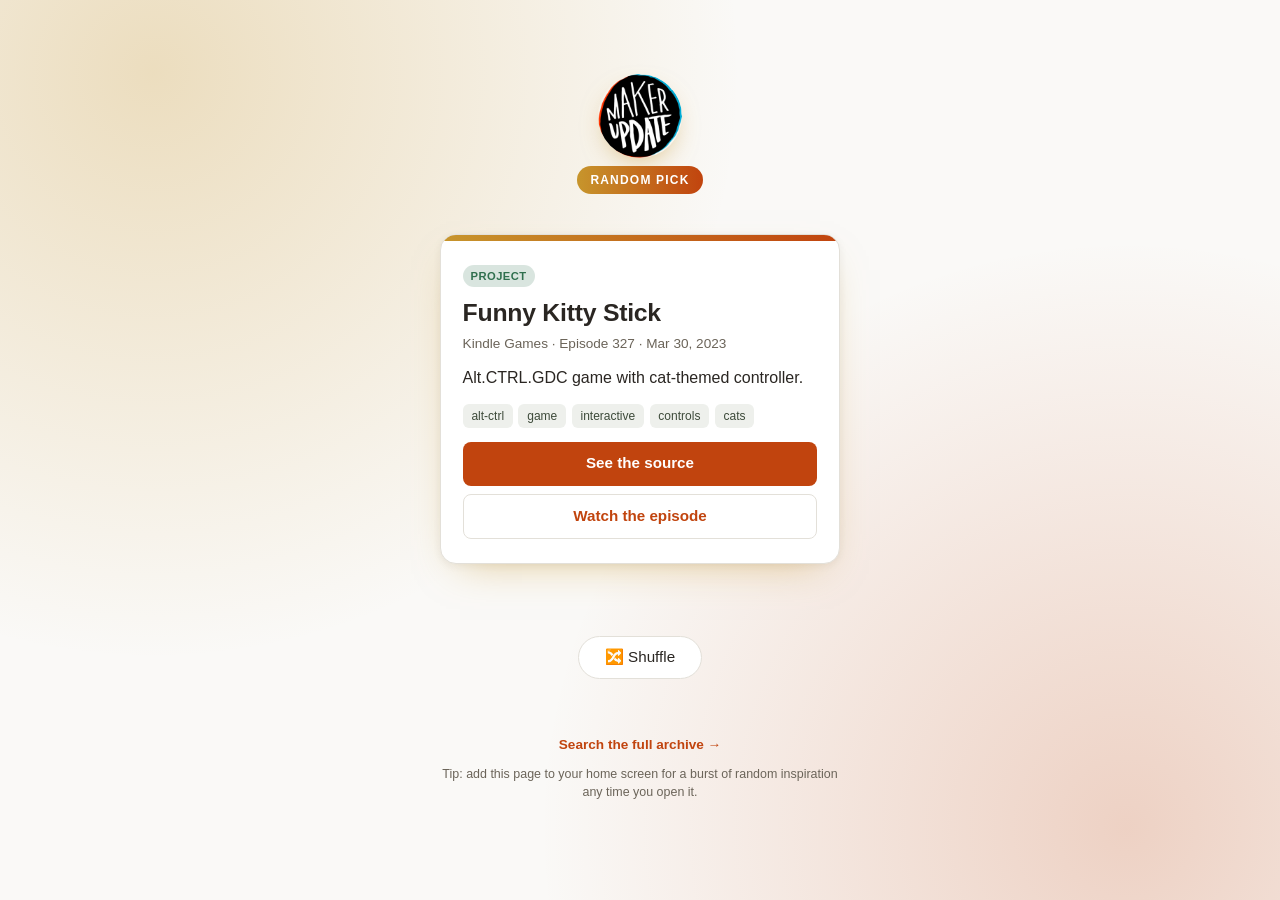
<file: docs/discover.html>
<!DOCTYPE html>
<html lang="en">
<head>
<meta charset="UTF-8">
<meta name="viewport" content="width=device-width, initial-scale=1.0, viewport-fit=cover">
<title>Maker Update: Random Pick</title>

<link rel="manifest" href="discover-manifest.json">
<meta name="theme-color" content="#c1440e">
<meta name="mobile-web-app-capable" content="yes">
<meta name="apple-mobile-web-app-capable" content="yes">
<meta name="apple-mobile-web-app-status-bar-style" content="default">
<meta name="apple-mobile-web-app-title" content="MU Random Pick">

<link rel="icon" type="image/png" sizes="32x32" href="favicon-32.png">
<link rel="apple-touch-icon" href="apple-touch-icon.png">
<link rel="stylesheet" href="style.css?v=3">
<link rel="stylesheet" href="discover.css?v=3">
</head>
<body class="discover-body">

<div class="discover-wrap">
  <header class="discover-header">
    <img src="mu-logo.png" alt="Maker Update" class="discover-logo">
    <p class="discover-kicker" id="pick-kicker">Today's pick</p>
  </header>

  <main id="discover-card-slot">
    <div class="discover-loading">Loading&hellip;</div>
  </main>

  <div class="discover-actions">
    <button id="shuffle-button" type="button">&#x1F500; Shuffle</button>
  </div>

  <footer class="discover-footer">
    <a href="index.html">Search the full archive &rarr;</a>
    <p class="discover-hint">Tip: add this page to your home screen for a burst of random inspiration any time you open it.</p>
  </footer>
</div>

<script src="discover.js?v=5"></script>
</body>
</html>
</file>
<file: docs/style.css>
:root {
  --bg: #faf9f7;
  --surface: #ffffff;
  --border: #e3e0d9;
  --text: #2a2622;
  --text-dim: #6b6459;
  --accent: #c1440e;
  --accent-soft: #f3e3d8;
  --tag-bg: #eef0ec;
  --tag-text: #3d4a3a;
  --project-color: #2f6f4e;
  --tip-color: #2a5d8f;
  --radius: 10px;
  --max-width: 900px;
}

@media (prefers-color-scheme: dark) {
  :root:not([data-theme="light"]) {
    --bg: #1c1a17;
    --surface: #26231f;
    --border: #3a352e;
    --text: #ece7de;
    --text-dim: #a49a8a;
    --accent: #e8763f;
    --accent-soft: #3a2a1f;
    --tag-bg: #2f332c;
    --tag-text: #c9d4c3;
    --project-color: #6fbf94;
    --tip-color: #7fb3e0;
  }
}
:root[data-theme="dark"] {
  --bg: #1c1a17;
  --surface: #26231f;
  --border: #3a352e;
  --text: #ece7de;
  --text-dim: #a49a8a;
  --accent: #e8763f;
  --accent-soft: #3a2a1f;
  --tag-bg: #2f332c;
  --tag-text: #c9d4c3;
  --project-color: #6fbf94;
  --tip-color: #7fb3e0;
}

* { box-sizing: border-box; }

body {
  margin: 0;
  background: var(--bg);
  color: var(--text);
  font-family: -apple-system, BlinkMacSystemFont, "Segoe UI", Roboto, Helvetica, Arial, sans-serif;
  line-height: 1.5;
}

.discover-breadcrumb {
  max-width: var(--max-width);
  margin: 0 auto;
  padding: 0.85rem 1.25rem 0;
}
.discover-breadcrumb a {
  display: inline-block;
  font-size: 0.85rem;
  font-weight: 600;
  color: var(--accent);
  text-decoration: none;
  background: var(--accent-soft);
  padding: 0.35rem 0.75rem;
  border-radius: 999px;
}
.discover-breadcrumb a:hover { text-decoration: underline; }

header {
  max-width: var(--max-width);
  margin: 0 auto;
  padding: 2.5rem 1.25rem 1rem;
  text-align: center;
}
header h1 { margin: 0 0 0.35rem; font-size: 1.9rem; letter-spacing: -0.01em; }
#title-reset {
  font: inherit;
  font-weight: 700;
  background: none;
  border: none;
  color: var(--text);
  cursor: pointer;
  padding: 0;
  display: inline-flex;
  align-items: center;
  gap: 0.6rem;
}
#title-reset:hover { color: var(--accent); }
.brand-logo {
  width: 44px;
  height: 44px;
  border-radius: 50%;
  flex-shrink: 0;
}
.tagline { margin: 0; color: var(--text-dim); font-size: 0.95rem; }

main {
  max-width: var(--max-width);
  margin: 0 auto;
  padding: 0 1.25rem 3rem;
}

.controls {
  position: sticky;
  top: 0;
  background: var(--bg);
  padding: 1rem 0;
  z-index: 5;
}

#search-box {
  width: 100%;
  font-size: 1.05rem;
  padding: 0.85rem 1rem;
  border: 1px solid var(--border);
  border-radius: var(--radius);
  background: var(--surface);
  color: var(--text);
}
#search-box:focus { outline: 2px solid var(--accent); outline-offset: 1px; }

.filter-row {
  display: flex;
  justify-content: space-between;
  align-items: center;
  gap: 0.75rem;
  margin-top: 0.75rem;
  flex-wrap: wrap;
}

.filter-group { display: flex; gap: 0.4rem; }

.filter-chip {
  border: 1px solid var(--border);
  background: var(--surface);
  color: var(--text);
  padding: 0.4rem 0.85rem;
  border-radius: 999px;
  font-size: 0.85rem;
  cursor: pointer;
}
.filter-chip.active { background: var(--accent); border-color: var(--accent); color: #fff; }

.sort-reset-group { display: flex; gap: 0.5rem; }

#sort-select {
  border: 1px solid var(--border);
  background: var(--surface);
  color: var(--text);
  border-radius: 999px;
  padding: 0.4rem 0.75rem;
  font-size: 0.85rem;
}

#reset-button {
  border: 1px solid var(--border);
  background: var(--surface);
  color: var(--text-dim);
  border-radius: 999px;
  padding: 0.4rem 0.85rem;
  font-size: 0.85rem;
  cursor: pointer;
}
#reset-button:hover { border-color: var(--accent); color: var(--accent); }

.active-tag-filter {
  margin-top: 0.6rem;
  font-size: 0.85rem;
  color: var(--text-dim);
}
.active-tag-filter span { color: var(--text); font-weight: 600; }
.active-tag-filter button {
  margin-left: 0.5rem;
  border: none;
  background: none;
  color: var(--accent);
  cursor: pointer;
  font-size: 0.85rem;
  padding: 0;
}

.status-line {
  color: var(--text-dim);
  font-size: 0.85rem;
  margin: 0.25rem 0 1rem;
}

.results { display: flex; flex-direction: column; gap: 0.9rem; }

.card {
  background: var(--surface);
  border: 1px solid var(--border);
  border-radius: var(--radius);
  padding: 1rem 1.15rem;
}

.card-top {
  display: flex;
  justify-content: space-between;
  align-items: baseline;
  gap: 0.75rem;
  flex-wrap: wrap;
}

.card-title { font-size: 1.05rem; font-weight: 600; margin: 0; }
.card-title a { color: var(--text); text-decoration: none; }
.card-title a:hover { text-decoration: underline; }

.badge {
  font-size: 0.7rem;
  text-transform: uppercase;
  letter-spacing: 0.04em;
  padding: 0.15rem 0.5rem;
  border-radius: 999px;
  font-weight: 700;
  white-space: nowrap;
}
.badge.project { background: color-mix(in srgb, var(--project-color) 18%, transparent); color: var(--project-color); }
.badge.tip { background: color-mix(in srgb, var(--tip-color) 18%, transparent); color: var(--tip-color); }

.card-meta {
  font-size: 0.82rem;
  color: var(--text-dim);
  margin: 0.15rem 0 0.5rem;
}

.card-synopsis { margin: 0 0 0.6rem; font-size: 0.92rem; }

.card-tags { display: flex; flex-wrap: wrap; gap: 0.35rem; margin-bottom: 0.6rem; }
.tag-chip {
  display: inline-block;
  background: var(--tag-bg);
  color: var(--tag-text);
  border: none;
  border-radius: 6px;
  padding: 0.2rem 0.55rem;
  font-size: 0.75rem;
  cursor: pointer;
  text-decoration: none;
}
.tag-chip:hover { background: var(--accent-soft); }

.card-links { display: flex; gap: 1rem; flex-wrap: wrap; font-size: 0.85rem; }
.card-links a { color: var(--accent); text-decoration: none; }
.card-links a:hover { text-decoration: underline; }

.no-results { text-align: center; color: var(--text-dim); padding: 3rem 1rem; }

.load-more-wrap { text-align: center; margin-top: 1.5rem; }
#load-more {
  border: 1px solid var(--border);
  background: var(--surface);
  color: var(--text);
  padding: 0.6rem 1.5rem;
  border-radius: 999px;
  cursor: pointer;
  font-size: 0.9rem;
}
#load-more:hover { border-color: var(--accent); color: var(--accent); }

footer {
  max-width: var(--max-width);
  margin: 0 auto;
  padding: 1.5rem 1.25rem 3rem;
  text-align: center;
  font-size: 0.8rem;
  color: var(--text-dim);
}
footer a { color: var(--text-dim); }
</file>
<file: docs/discover.css>
/* Soft two-tone color wash, one of a handful of daily themes (picked by
   date hash in discover.js so the page's whole mood shifts day to day,
   not just the featured item) -- kept low-opacity so it stays legible in
   both light and dark mode rather than overpowering the content. */
.theme-0 { --blob-a: 193, 68, 14;  --blob-b: 232, 118, 99;  }  /* sunrise: orange -> coral */
.theme-1 { --blob-a: 31, 158, 168; --blob-b: 42, 93, 143;   }  /* teal -> blue */
.theme-2 { --blob-a: 47, 111, 78;  --blob-b: 31, 158, 168;  }  /* forest -> teal */
.theme-3 { --blob-a: 138, 78, 168; --blob-b: 193, 68, 14;   }  /* violet -> orange */
.theme-4 { --blob-a: 199, 149, 44; --blob-b: 193, 68, 14;   }  /* gold -> red */
.theme-5 { --blob-a: 42, 93, 143;  --blob-b: 31, 158, 168;  }  /* blue -> teal */

.discover-body {
  display: flex;
  min-height: 100vh;
  align-items: center;
  justify-content: center;
  padding: env(safe-area-inset-top) env(safe-area-inset-right) env(safe-area-inset-bottom) env(safe-area-inset-left);
  background-color: var(--bg);
  background-image:
    radial-gradient(circle at 12% 8%, rgba(var(--blob-a, 193, 68, 14), 0.28), transparent 42%),
    radial-gradient(circle at 88% 92%, rgba(var(--blob-b, 232, 118, 99), 0.22), transparent 42%);
  background-attachment: fixed;
}

.discover-wrap {
  width: 100%;
  max-width: 480px;
  padding: 1.5rem 1.25rem 2.5rem;
  display: flex;
  flex-direction: column;
  align-items: center;
  text-align: center;
}

.discover-header {
  display: flex;
  flex-direction: column;
  align-items: center;
  gap: 0.5rem;
  margin-bottom: 1.5rem;
}

.discover-logo {
  width: 84px;
  height: 84px;
  border-radius: 50%;
  box-shadow: 0 10px 26px -10px rgba(var(--blob-a, 193, 68, 14), 0.6);
}

.discover-kicker {
  margin: 0;
  font-size: 0.75rem;
  text-transform: uppercase;
  letter-spacing: 0.1em;
  font-weight: 700;
  color: #fff;
  background: linear-gradient(90deg, rgb(var(--blob-a, 193, 68, 14)), rgb(var(--blob-b, 232, 118, 99)));
  padding: 0.3rem 0.85rem;
  border-radius: 999px;
}

#discover-card-slot {
  width: 100%;
}

.discover-loading,
.discover-error {
  color: var(--text-dim);
  padding: 3rem 1rem;
}

.discover-card {
  position: relative;
  background: var(--surface);
  border: 1px solid var(--border);
  border-radius: 16px;
  padding: 1.75rem 1.35rem 1.5rem;
  text-align: left;
  width: 100%;
  box-sizing: border-box;
  box-shadow: 0 16px 40px -20px rgba(var(--blob-a, 193, 68, 14), 0.55), 0 2px 8px rgba(0, 0, 0, 0.06);
  overflow: hidden;
}

.discover-card::before {
  content: "";
  position: absolute;
  top: 0;
  left: 0;
  right: 0;
  height: 6px;
  background: linear-gradient(90deg, rgb(var(--blob-a, 193, 68, 14)), rgb(var(--blob-b, 232, 118, 99)));
}

.discover-card .badge { margin-bottom: 0.7rem; display: inline-block; }

.discover-card h1 {
  font-size: 1.55rem;
  font-weight: 800;
  line-height: 1.2;
  letter-spacing: -0.01em;
  margin: 0 0 0.4rem;
}
.discover-card h1 a { color: var(--text); text-decoration: none; }
.discover-card h1 a:hover { text-decoration: underline; }

.discover-card .card-meta { font-size: 0.85rem; color: var(--text-dim); margin: 0 0 0.75rem; }

.discover-card .card-synopsis { font-size: 1rem; margin: 0 0 0.85rem; }

.discover-card .card-tags { display: flex; flex-wrap: wrap; gap: 0.35rem; margin-bottom: 0.85rem; }

.discover-card .card-links { display: flex; flex-direction: column; gap: 0.5rem; font-size: 0.95rem; }
.discover-card .card-links a {
  color: #fff;
  background: var(--accent);
  text-decoration: none;
  text-align: center;
  padding: 0.65rem 1rem;
  border-radius: 8px;
  font-weight: 600;
}
.discover-card .card-links a:hover { opacity: 0.9; }
.discover-card .card-links a.secondary {
  color: var(--accent);
  background: none;
  border: 1px solid var(--border);
}

.discover-actions { margin-top: 1.5rem; }
#shuffle-button {
  border: 1px solid var(--border);
  background: var(--surface);
  color: var(--text);
  padding: 0.7rem 1.6rem;
  border-radius: 999px;
  font-size: 0.95rem;
  cursor: pointer;
}
#shuffle-button:hover { border-color: var(--accent); color: var(--accent); }
#shuffle-button:active { transform: scale(0.98); }

.discover-footer {
  margin-top: 2rem;
  font-size: 0.85rem;
}
.discover-footer a { color: var(--accent); text-decoration: none; font-weight: 600; }
.discover-footer a:hover { text-decoration: underline; }
.discover-hint {
  color: var(--text-dim);
  font-size: 0.78rem;
  margin: 0.6rem 0 0;
}
</file>
